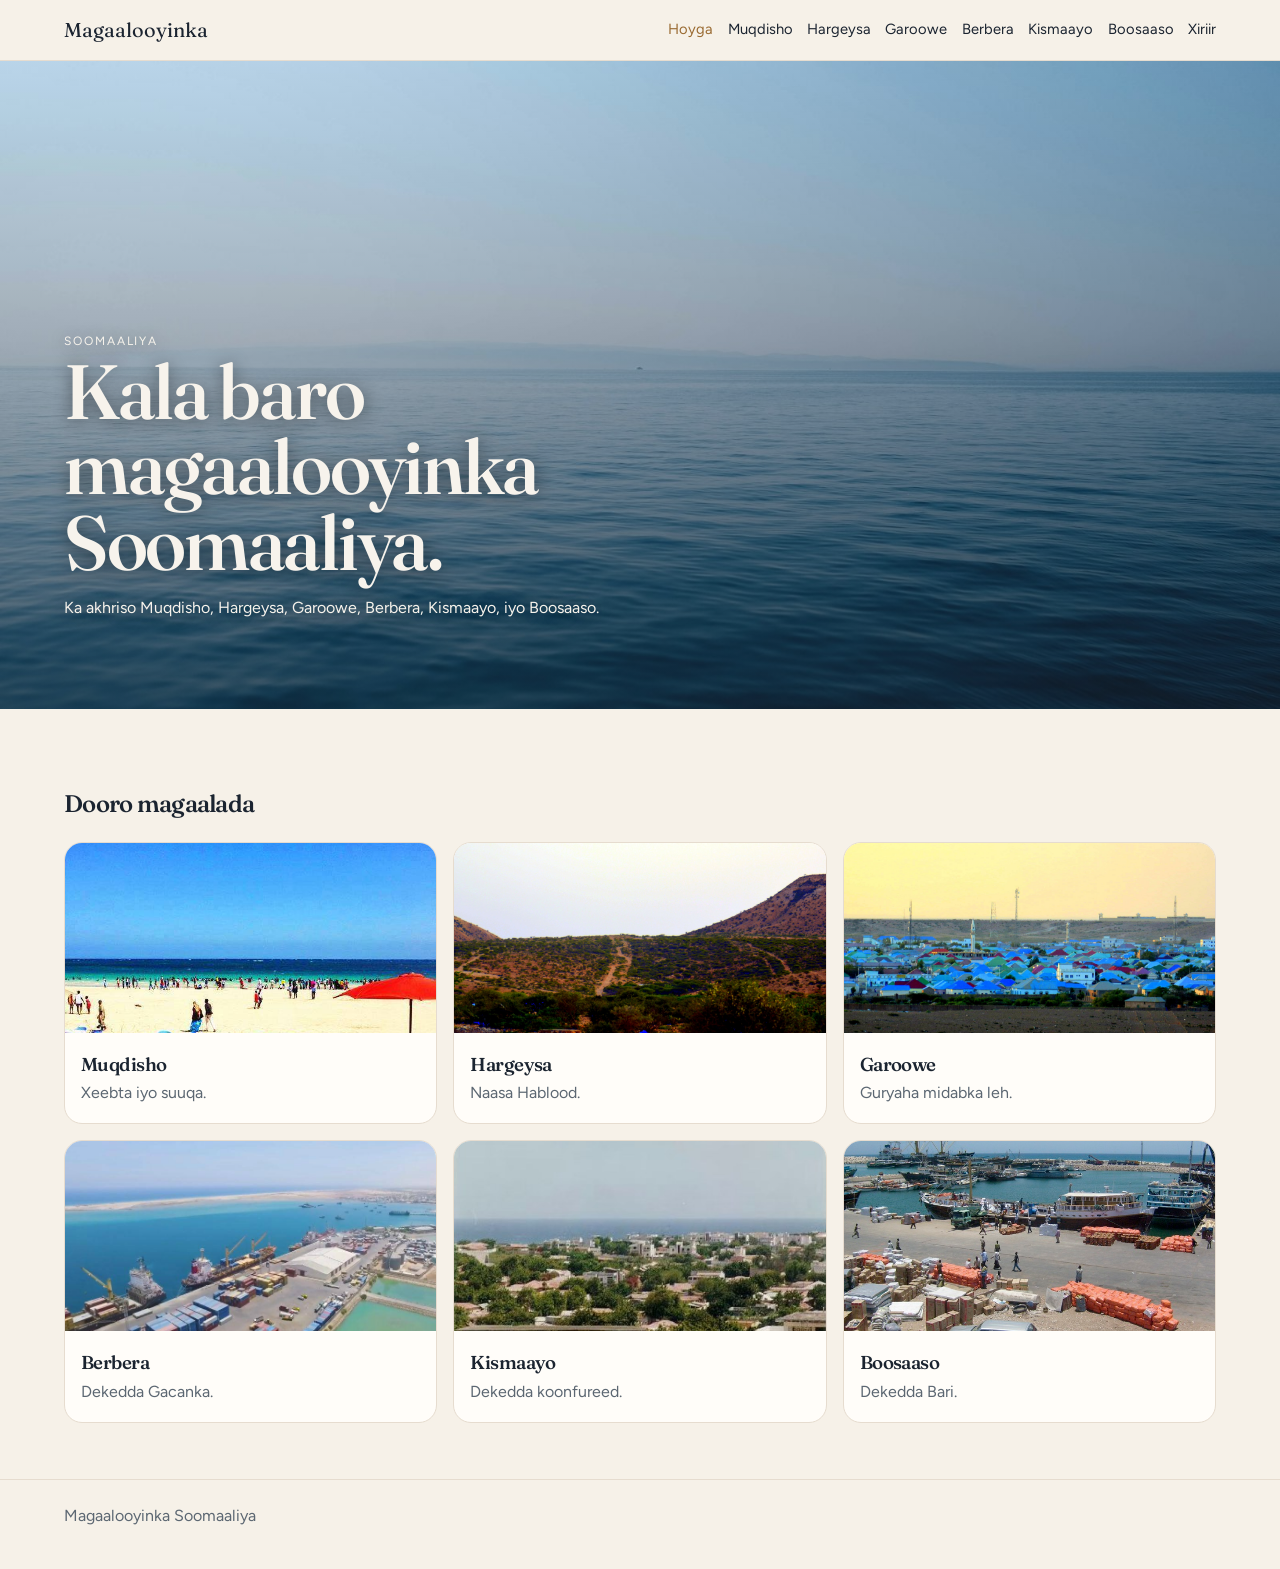
<file: index.html>
<!DOCTYPE html>
<html lang="so">
<head>
  <meta charset="UTF-8">
  <meta name="viewport" content="width=device-width, initial-scale=1.0">
  <title>Magaalooyinka Soomaaliya</title>
  <link rel="preconnect" href="https://fonts.googleapis.com">
  <link rel="preconnect" href="https://fonts.gstatic.com" crossorigin>
  <link href="https://fonts.googleapis.com/css2?family=Fraunces:opsz,wght@9..144,560&family=Figtree:wght@400;600&display=swap" rel="stylesheet">
  <link rel="stylesheet" href="style.css">
</head>
<body>
  <header class="top">
    <a class="mark" href="index.html">Magaalooyinka</a>
    <nav>
      <a class="on" href="index.html">Hoyga</a>
      <a href="muqdisho.html">Muqdisho</a>
      <a href="hargeysa.html">Hargeysa</a>
      <a href="garoowe.html">Garoowe</a>
      <a href="berbera.html">Berbera</a>
      <a href="kismaayo.html">Kismaayo</a>
      <a href="boosaaso.html">Boosaaso</a>
      <a href="xiriir.html">Xiriir</a>
    </nav>
  </header>
  <main>
    <section class="hero">
      <img src="assets/deked.jpg" alt="Badda">
      <div class="hero-copy">
        <p class="eyebrow">Soomaaliya</p>
        <h1>Kala baro magaalooyinka Soomaaliya.</h1>
        <p>Ka akhriso Muqdisho, Hargeysa, Garoowe, Berbera, Kismaayo, iyo Boosaaso.</p>
      </div>
    </section>
    <section class="wrap">
      <h2>Dooro magaalada</h2>
      <div class="city-grid">
        <a class="city" href="muqdisho.html"><img src="assets/liido.jpg" alt="Liido, Muqdisho"><div><h3>Muqdisho</h3><p>Xeebta iyo suuqa.</p></div></a>
        <a class="city" href="hargeysa.html"><img src="assets/hargeysa.jpg" alt="Naasa Hablood"><div><h3>Hargeysa</h3><p>Naasa Hablood.</p></div></a>
        <a class="city" href="garoowe.html"><img src="assets/garoowe.jpg" alt="Garoowe"><div><h3>Garoowe</h3><p>Guryaha midabka leh.</p></div></a>
        <a class="city" href="berbera.html"><img src="assets/berbera.jpg" alt="Dekedda Berbera"><div><h3>Berbera</h3><p>Dekedda Gacanka.</p></div></a>
        <a class="city" href="kismaayo.html"><img src="assets/kismaayo.jpg" alt="Kismaayo"><div><h3>Kismaayo</h3><p>Dekedda koonfureed.</p></div></a>
        <a class="city" href="boosaaso.html"><img src="assets/boosaaso.jpg" alt="Dekedda Boosaaso"><div><h3>Boosaaso</h3><p>Dekedda Bari.</p></div></a>
      </div>
    </section>
  </main>
  <footer>Magaalooyinka Soomaaliya</footer>
</body>
</html>
</file>
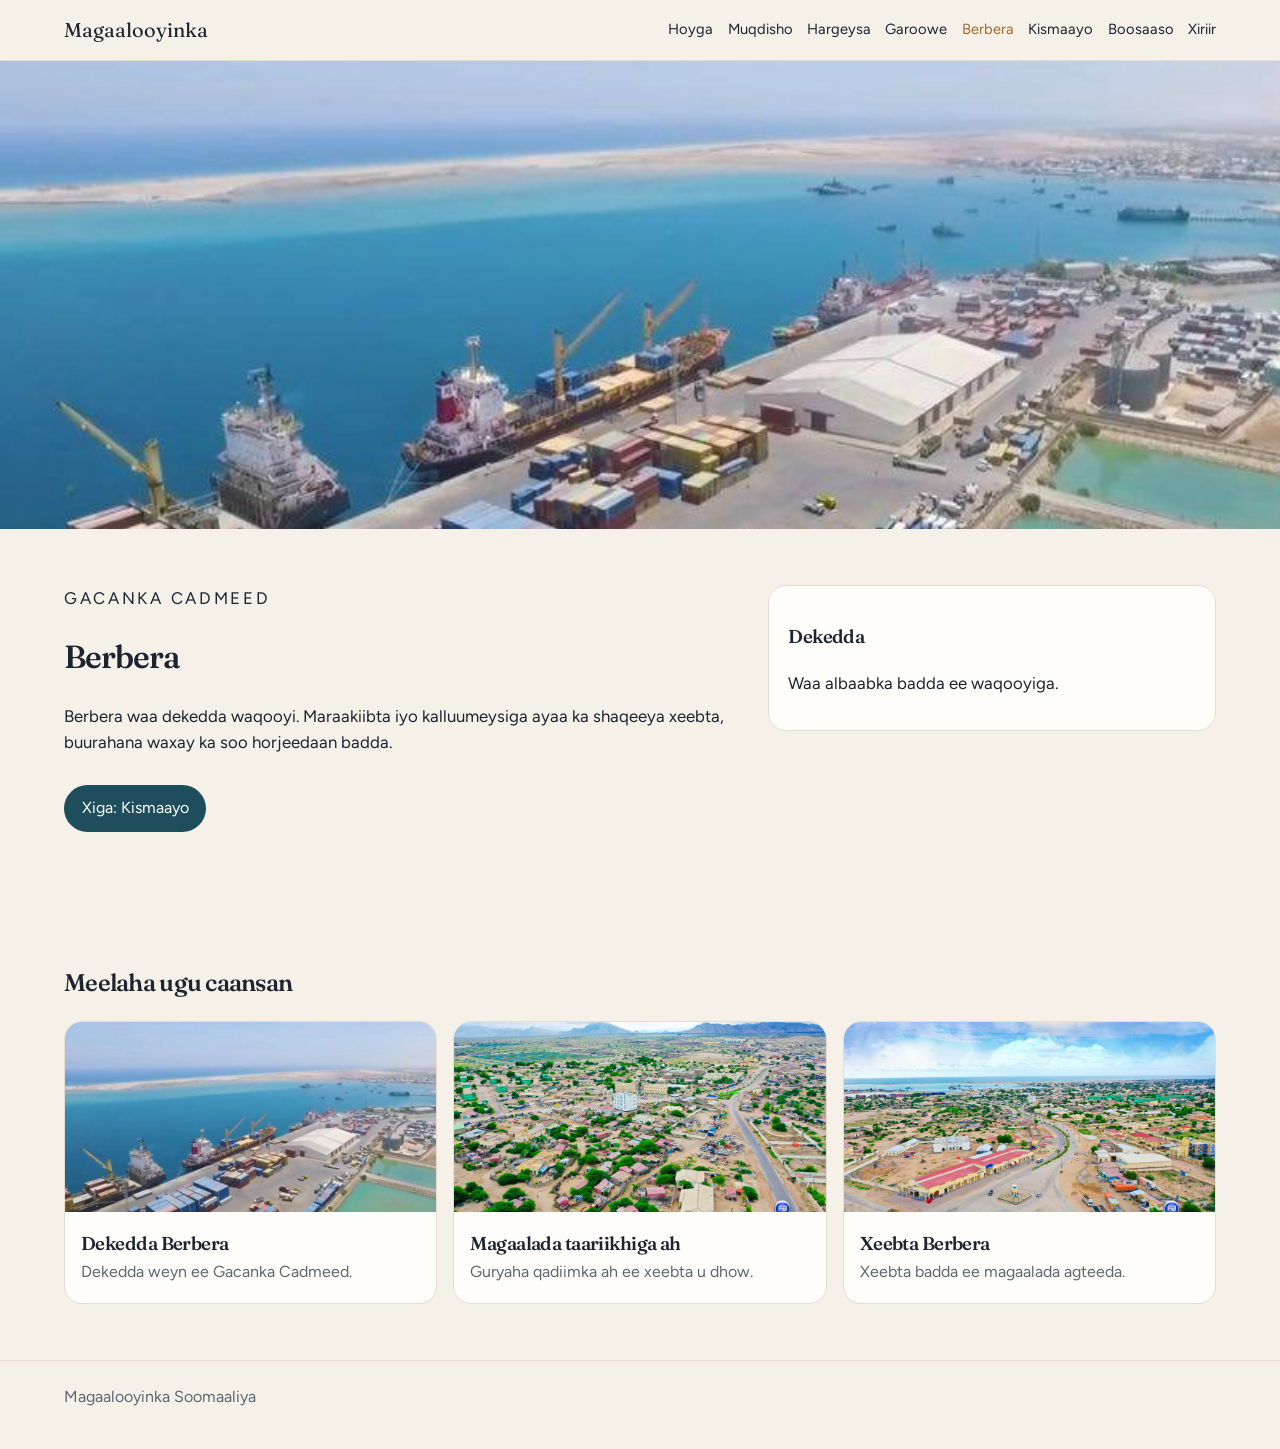
<file: berbera.html>
<!DOCTYPE html>
<html lang="so">
<head>
  <meta charset="UTF-8">
  <meta name="viewport" content="width=device-width, initial-scale=1.0">
  <title>Berbera</title>
  <link href="https://fonts.googleapis.com/css2?family=Fraunces:opsz,wght@9..144,560&family=Figtree:wght@400;600&display=swap" rel="stylesheet">
  <link rel="stylesheet" href="style.css">
</head>
<body>
  <header class="top">
    <a class="mark" href="index.html">Magaalooyinka</a>
    <nav>
      <a href="index.html">Hoyga</a>
      <a href="muqdisho.html">Muqdisho</a>
      <a href="hargeysa.html">Hargeysa</a>
      <a href="garoowe.html">Garoowe</a>
      <a class="on" href="berbera.html">Berbera</a>
      <a href="kismaayo.html">Kismaayo</a>
      <a href="boosaaso.html">Boosaaso</a>
      <a href="xiriir.html">Xiriir</a>
    </nav>
  </header>
  <section class="page-hero"><img src="assets/berbera.jpg" alt="Dekedda Berbera"></section>
  <main class="wrap story">
    <div>
      <p class="eyebrow">Gacanka Cadmeed</p>
      <h1>Berbera</h1>
      <p>Berbera waa dekedda waqooyi. Maraakiibta iyo kalluumeysiga ayaa ka shaqeeya xeebta, buurahana waxay ka soo horjeedaan badda.</p>
      <a class="btn" href="kismaayo.html">Xiga: Kismaayo</a>
    </div>
    <aside class="note"><h3>Dekedda</h3><p>Waa albaabka badda ee waqooyiga.</p></aside>
  </main>
  <section class="wrap">
    <h2>Meelaha ugu caansan</h2>
    <div class="city-grid">
      <article class="city"><img src="assets/berbera.jpg" alt="Dekedda Berbera"><div><h3>Dekedda Berbera</h3><p>Dekedda weyn ee Gacanka Cadmeed.</p></div></article>
      <article class="city"><img src="assets/berbera-town.jpg" alt="Magaalada Berbera"><div><h3>Magaalada taariikhiga ah</h3><p>Guryaha qadiimka ah ee xeebta u dhow.</p></div></article>
      <article class="city"><img src="assets/berbera-city.jpg" alt="Xeebta Berbera"><div><h3>Xeebta Berbera</h3><p>Xeebta badda ee magaalada agteeda.</p></div></article>
    </div>
  </section>
  <footer>Magaalooyinka Soomaaliya</footer>
</body>
</html>
</file>
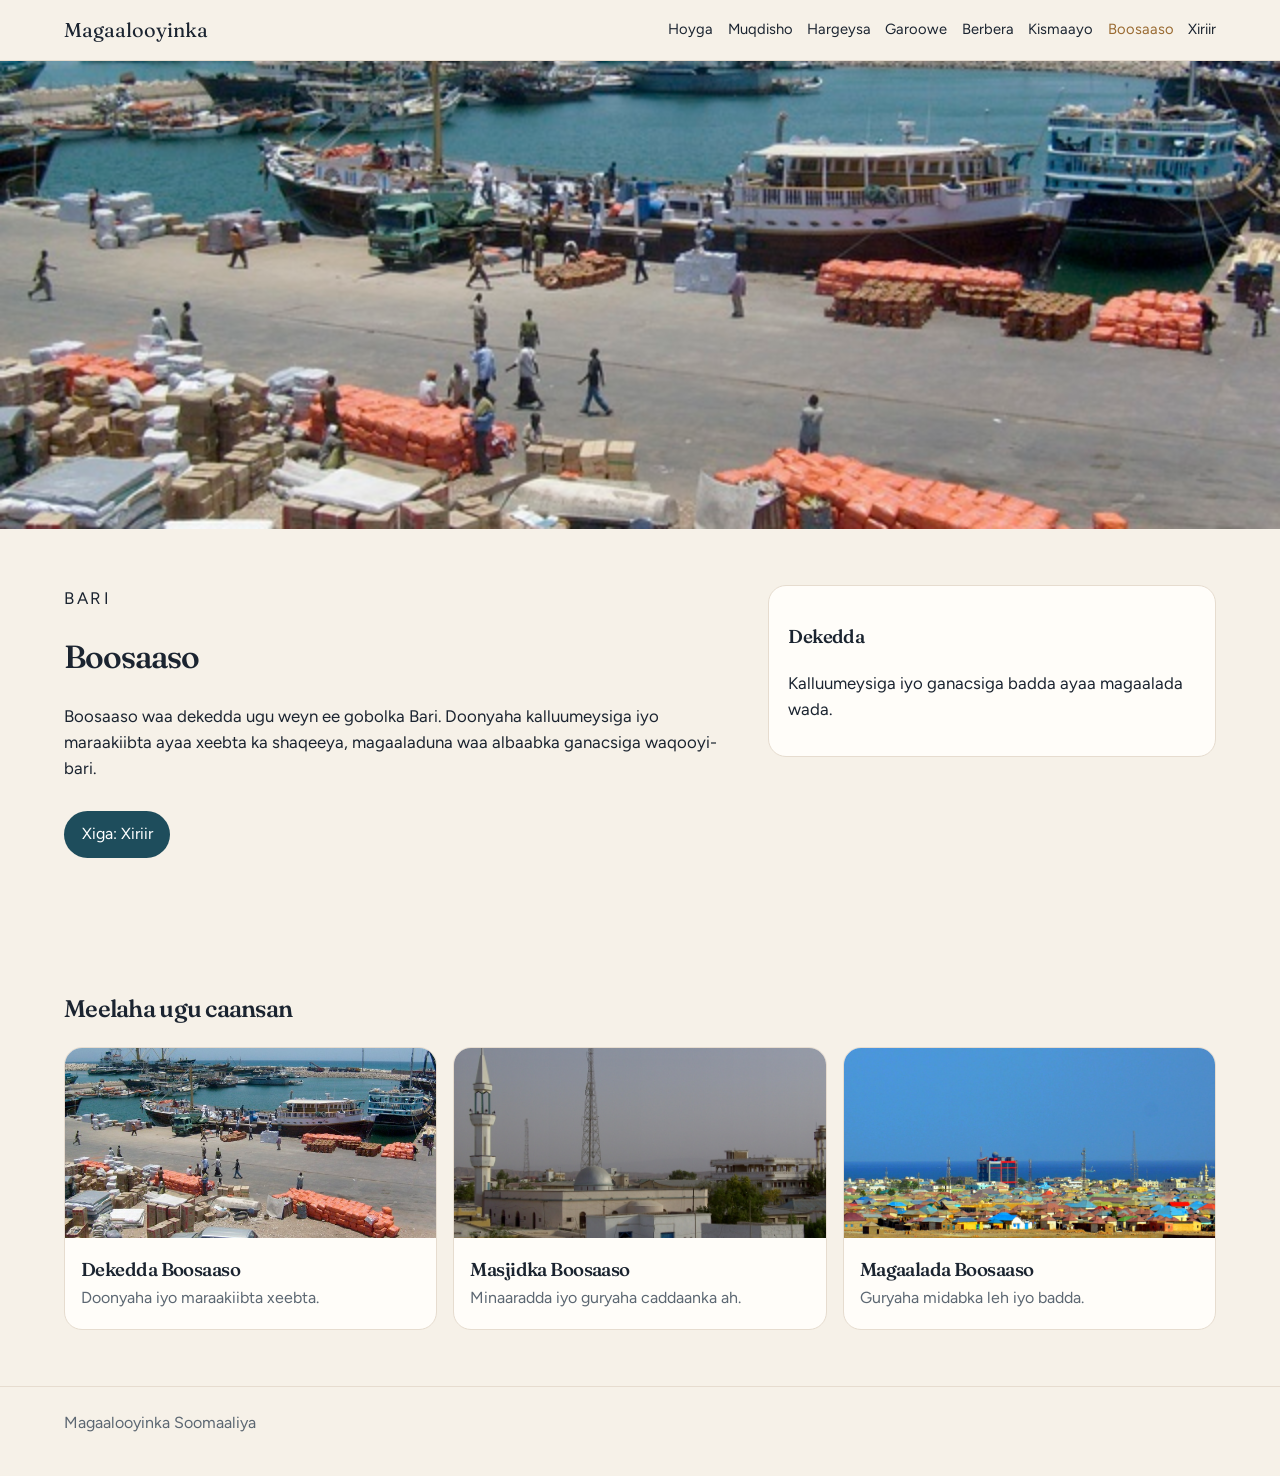
<file: boosaaso.html>
<!DOCTYPE html>
<html lang="so">
<head>
  <meta charset="UTF-8">
  <meta name="viewport" content="width=device-width, initial-scale=1.0">
  <title>Boosaaso</title>
  <link href="https://fonts.googleapis.com/css2?family=Fraunces:opsz,wght@9..144,560&family=Figtree:wght@400;600&display=swap" rel="stylesheet">
  <link rel="stylesheet" href="style.css">
</head>
<body>
  <header class="top">
    <a class="mark" href="index.html">Magaalooyinka</a>
    <nav>
      <a href="index.html">Hoyga</a>
      <a href="muqdisho.html">Muqdisho</a>
      <a href="hargeysa.html">Hargeysa</a>
      <a href="garoowe.html">Garoowe</a>
      <a href="berbera.html">Berbera</a>
      <a href="kismaayo.html">Kismaayo</a>
      <a class="on" href="boosaaso.html">Boosaaso</a>
      <a href="xiriir.html">Xiriir</a>
    </nav>
  </header>
  <section class="page-hero"><img src="assets/boosaaso.jpg" alt="Dekedda Boosaaso"></section>
  <main class="wrap story">
    <div>
      <p class="eyebrow">Bari</p>
      <h1>Boosaaso</h1>
      <p>Boosaaso waa dekedda ugu weyn ee gobolka Bari. Doonyaha kalluumeysiga iyo maraakiibta ayaa xeebta ka shaqeeya, magaaladuna waa albaabka ganacsiga waqooyi-bari.</p>
      <a class="btn" href="xiriir.html">Xiga: Xiriir</a>
    </div>
    <aside class="note"><h3>Dekedda</h3><p>Kalluumeysiga iyo ganacsiga badda ayaa magaalada wada.</p></aside>
  </main>
  <section class="wrap">
    <h2>Meelaha ugu caansan</h2>
    <div class="city-grid">
      <article class="city"><img src="assets/boosaaso.jpg" alt="Dekedda Boosaaso"><div><h3>Dekedda Boosaaso</h3><p>Doonyaha iyo maraakiibta xeebta.</p></div></article>
      <article class="city"><img src="assets/boosaaso3.jpg" alt="Masjidka Boosaaso"><div><h3>Masjidka Boosaaso</h3><p>Minaaradda iyo guryaha caddaanka ah.</p></div></article>
      <article class="city"><img src="assets/boosaaso2.jpg" alt="Magaalada Boosaaso"><div><h3>Magaalada Boosaaso</h3><p>Guryaha midabka leh iyo badda.</p></div></article>
    </div>
  </section>
  <footer>Magaalooyinka Soomaaliya</footer>
</body>
</html>
</file>
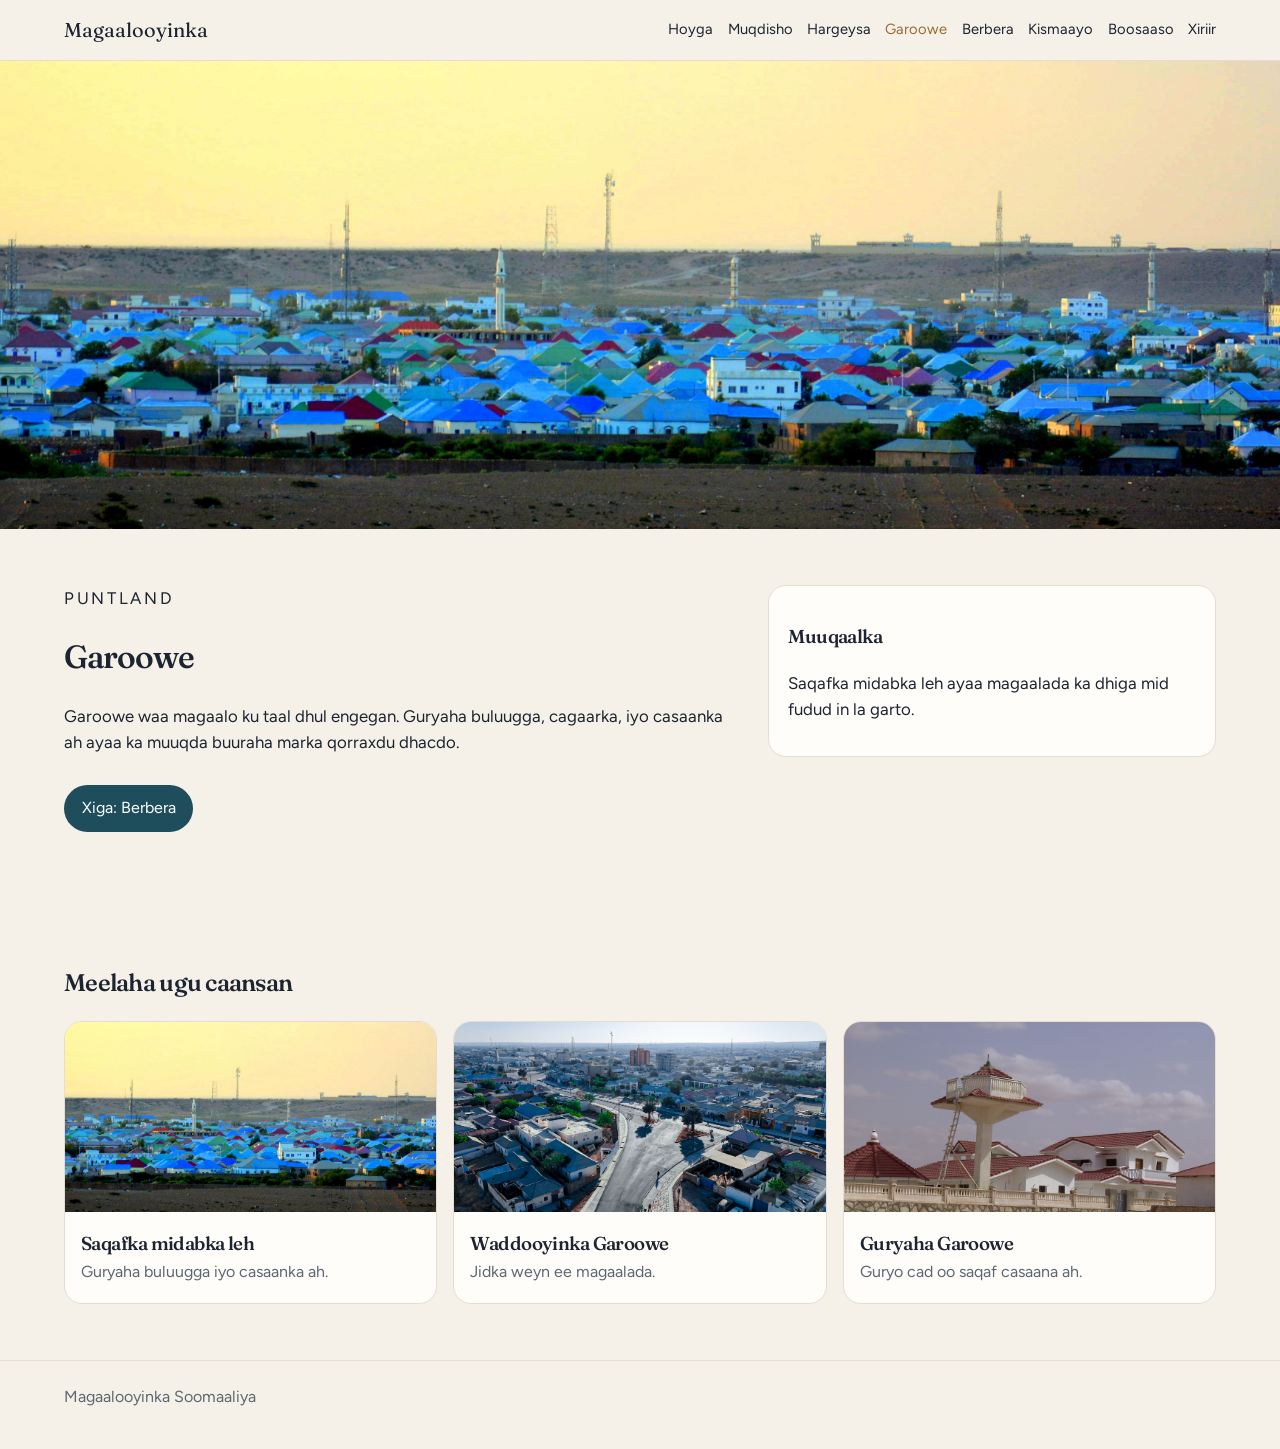
<file: garoowe.html>
<!DOCTYPE html>
<html lang="so">
<head>
  <meta charset="UTF-8">
  <meta name="viewport" content="width=device-width, initial-scale=1.0">
  <title>Garoowe</title>
  <link href="https://fonts.googleapis.com/css2?family=Fraunces:opsz,wght@9..144,560&family=Figtree:wght@400;600&display=swap" rel="stylesheet">
  <link rel="stylesheet" href="style.css">
</head>
<body>
  <header class="top">
    <a class="mark" href="index.html">Magaalooyinka</a>
    <nav>
      <a href="index.html">Hoyga</a>
      <a href="muqdisho.html">Muqdisho</a>
      <a href="hargeysa.html">Hargeysa</a>
      <a class="on" href="garoowe.html">Garoowe</a>
      <a href="berbera.html">Berbera</a>
      <a href="kismaayo.html">Kismaayo</a>
      <a href="boosaaso.html">Boosaaso</a>
      <a href="xiriir.html">Xiriir</a>
    </nav>
  </header>
  <section class="page-hero"><img src="assets/garoowe.jpg" alt="Garoowe"></section>
  <main class="wrap story">
    <div>
      <p class="eyebrow">Puntland</p>
      <h1>Garoowe</h1>
      <p>Garoowe waa magaalo ku taal dhul engegan. Guryaha buluugga, cagaarka, iyo casaanka ah ayaa ka muuqda buuraha marka qorraxdu dhacdo.</p>
      <a class="btn" href="berbera.html">Xiga: Berbera</a>
    </div>
    <aside class="note"><h3>Muuqaalka</h3><p>Saqafka midabka leh ayaa magaalada ka dhiga mid fudud in la garto.</p></aside>
  </main>
  <section class="wrap">
    <h2>Meelaha ugu caansan</h2>
    <div class="city-grid">
      <article class="city"><img src="assets/garoowe.jpg" alt="Garoowe"><div><h3>Saqafka midabka leh</h3><p>Guryaha buluugga iyo casaanka ah.</p></div></article>
      <article class="city"><img src="assets/garoowe2.jpg" alt="Waddooyinka Garoowe"><div><h3>Waddooyinka Garoowe</h3><p>Jidka weyn ee magaalada.</p></div></article>
      <article class="city"><img src="assets/garoowe3.jpg" alt="Guryaha Garoowe"><div><h3>Guryaha Garoowe</h3><p>Guryo cad oo saqaf casaana ah.</p></div></article>
    </div>
  </section>
  <footer>Magaalooyinka Soomaaliya</footer>
</body>
</html>
</file>
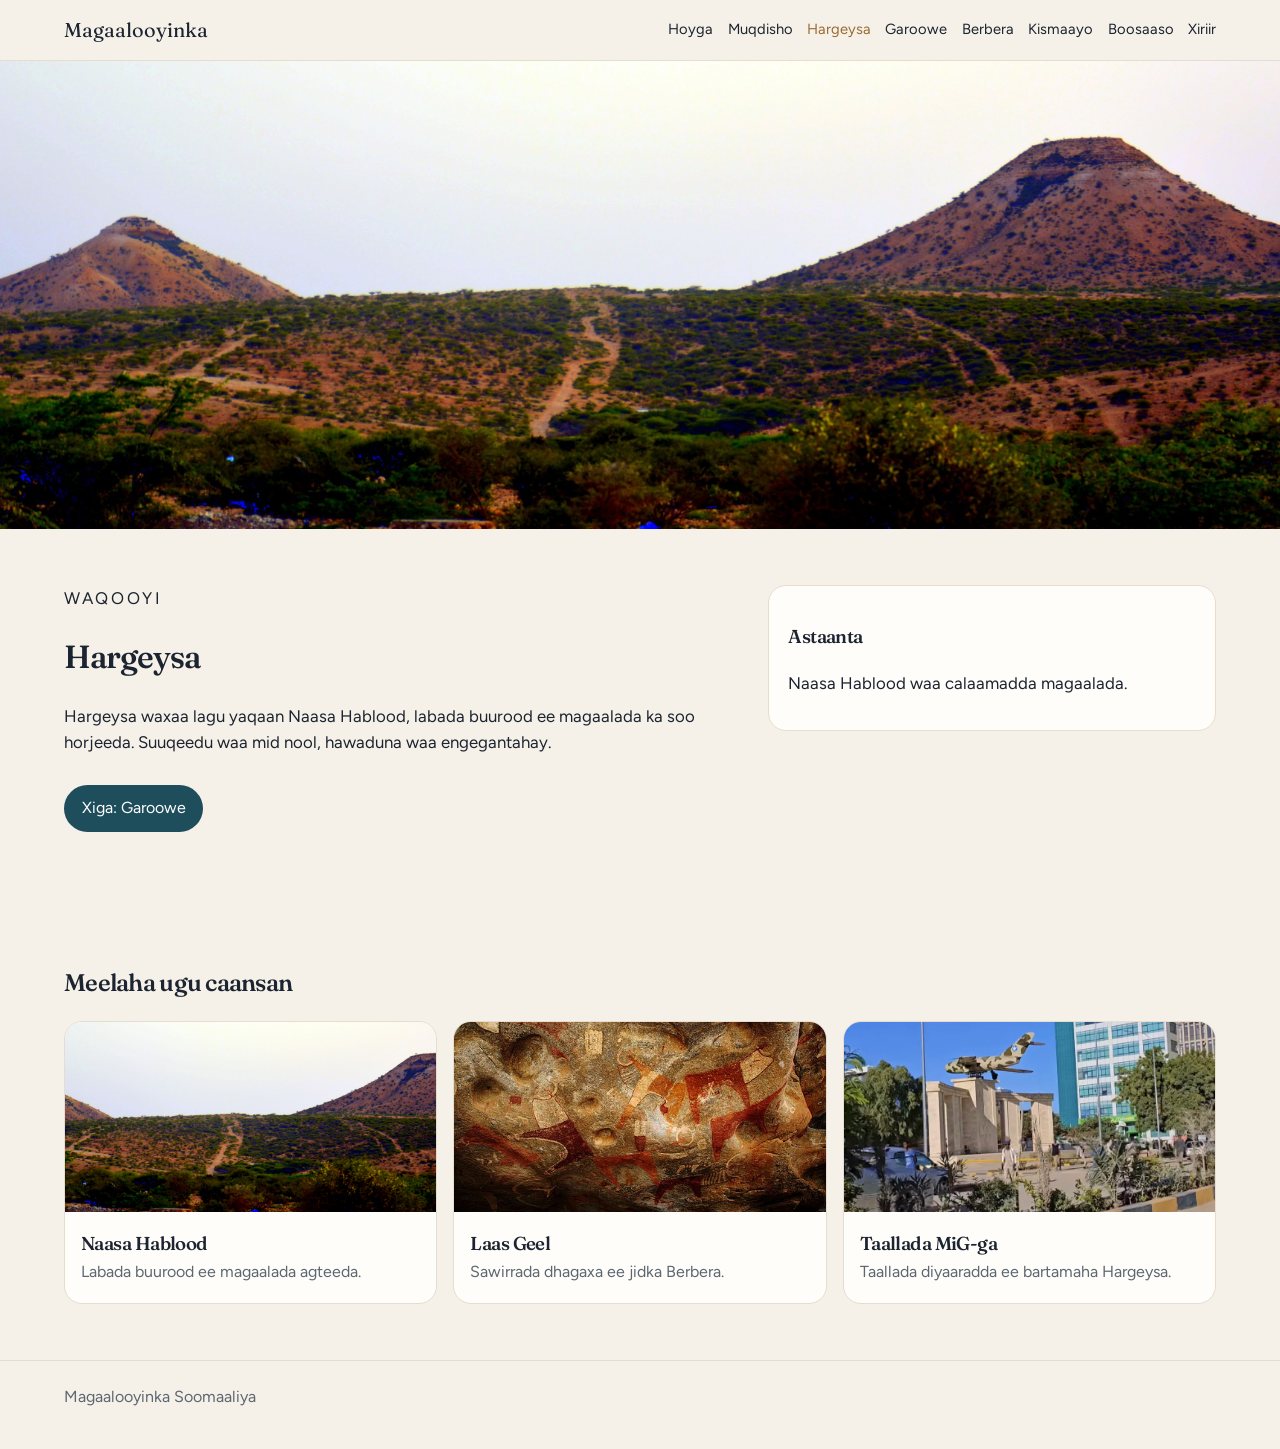
<file: hargeysa.html>
<!DOCTYPE html>
<html lang="so">
<head>
  <meta charset="UTF-8">
  <meta name="viewport" content="width=device-width, initial-scale=1.0">
  <title>Hargeysa</title>
  <link href="https://fonts.googleapis.com/css2?family=Fraunces:opsz,wght@9..144,560&family=Figtree:wght@400;600&display=swap" rel="stylesheet">
  <link rel="stylesheet" href="style.css">
</head>
<body>
  <header class="top">
    <a class="mark" href="index.html">Magaalooyinka</a>
    <nav>
      <a href="index.html">Hoyga</a>
      <a href="muqdisho.html">Muqdisho</a>
      <a class="on" href="hargeysa.html">Hargeysa</a>
      <a href="garoowe.html">Garoowe</a>
      <a href="berbera.html">Berbera</a>
      <a href="kismaayo.html">Kismaayo</a>
      <a href="boosaaso.html">Boosaaso</a>
      <a href="xiriir.html">Xiriir</a>
    </nav>
  </header>
  <section class="page-hero"><img src="assets/hargeysa.jpg" alt="Naasa Hablood"></section>
  <main class="wrap story">
    <div>
      <p class="eyebrow">Waqooyi</p>
      <h1>Hargeysa</h1>
      <p>Hargeysa waxaa lagu yaqaan Naasa Hablood, labada buurood ee magaalada ka soo horjeeda. Suuqeedu waa mid nool, hawaduna waa engegantahay.</p>
      <a class="btn" href="garoowe.html">Xiga: Garoowe</a>
    </div>
    <aside class="note"><h3>Astaanta</h3><p>Naasa Hablood waa calaamadda magaalada.</p></aside>
  </main>
  <section class="wrap">
    <h2>Meelaha ugu caansan</h2>
    <div class="city-grid">
      <article class="city"><img src="assets/hargeysa.jpg" alt="Naasa Hablood"><div><h3>Naasa Hablood</h3><p>Labada buurood ee magaalada agteeda.</p></div></article>
      <article class="city"><img src="assets/laasgeel.jpg" alt="Laas Geel"><div><h3>Laas Geel</h3><p>Sawirrada dhagaxa ee jidka Berbera.</p></div></article>
      <article class="city"><img src="assets/daljirka.jpg" alt="Taallada MiG-ga"><div><h3>Taallada MiG-ga</h3><p>Taallada diyaaradda ee bartamaha Hargeysa.</p></div></article>
    </div>
  </section>
  <footer>Magaalooyinka Soomaaliya</footer>
</body>
</html>
</file>
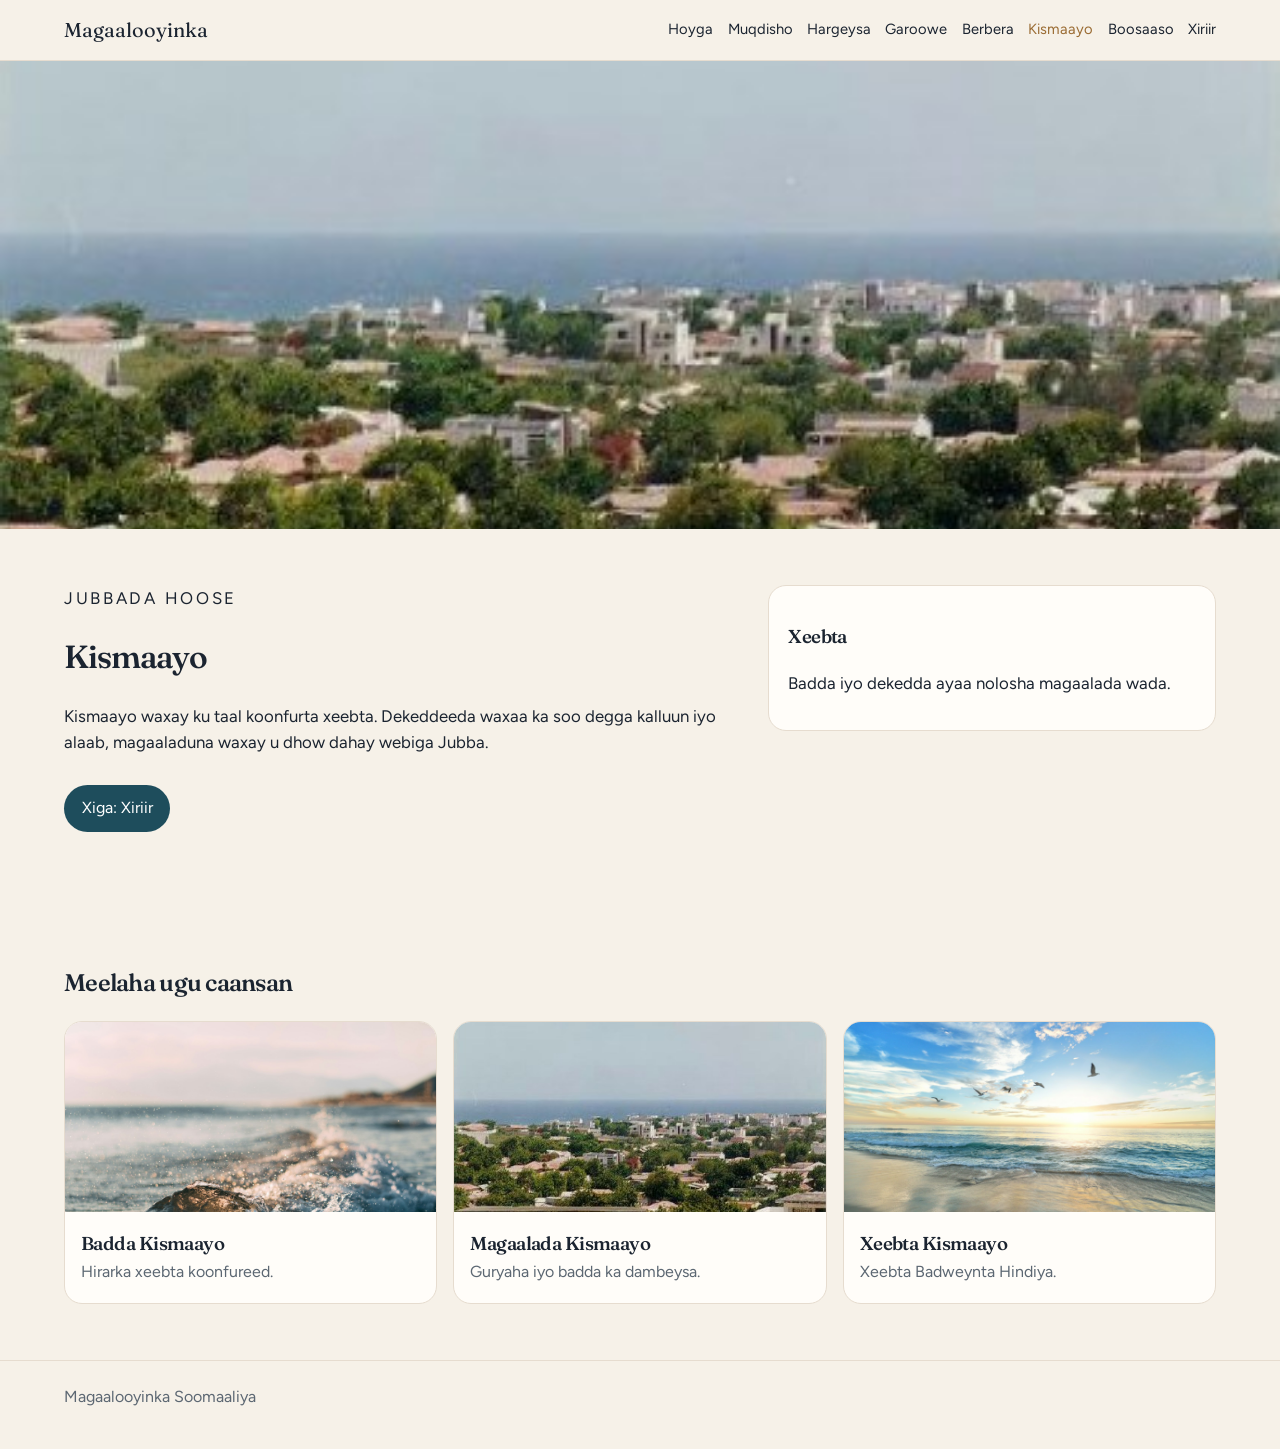
<file: kismaayo.html>
<!DOCTYPE html>
<html lang="so">
<head>
  <meta charset="UTF-8">
  <meta name="viewport" content="width=device-width, initial-scale=1.0">
  <title>Kismaayo</title>
  <link href="https://fonts.googleapis.com/css2?family=Fraunces:opsz,wght@9..144,560&family=Figtree:wght@400;600&display=swap" rel="stylesheet">
  <link rel="stylesheet" href="style.css">
</head>
<body>
  <header class="top">
    <a class="mark" href="index.html">Magaalooyinka</a>
    <nav>
      <a href="index.html">Hoyga</a>
      <a href="muqdisho.html">Muqdisho</a>
      <a href="hargeysa.html">Hargeysa</a>
      <a href="garoowe.html">Garoowe</a>
      <a href="berbera.html">Berbera</a>
      <a class="on" href="kismaayo.html">Kismaayo</a>
      <a href="boosaaso.html">Boosaaso</a>
      <a href="xiriir.html">Xiriir</a>
    </nav>
  </header>
  <section class="page-hero"><img src="assets/kismaayo.jpg" alt="Kismaayo"></section>
  <main class="wrap story">
    <div>
      <p class="eyebrow">Jubbada Hoose</p>
      <h1>Kismaayo</h1>
      <p>Kismaayo waxay ku taal koonfurta xeebta. Dekeddeeda waxaa ka soo degga kalluun iyo alaab, magaaladuna waxay u dhow dahay webiga Jubba.</p>
      <a class="btn" href="xiriir.html">Xiga: Xiriir</a>
    </div>
    <aside class="note"><h3>Xeebta</h3><p>Badda iyo dekedda ayaa nolosha magaalada wada.</p></aside>
  </main>
  <section class="wrap">
    <h2>Meelaha ugu caansan</h2>
    <div class="city-grid">
      <article class="city"><img src="assets/sea.jpg" alt="Badda Kismaayo"><div><h3>Badda Kismaayo</h3><p>Hirarka xeebta koonfureed.</p></div></article>
      <article class="city"><img src="assets/kismaayo.jpg" alt="Magaalada Kismaayo"><div><h3>Magaalada Kismaayo</h3><p>Guryaha iyo badda ka dambeysa.</p></div></article>
      <article class="city"><img src="assets/xeeb.jpg" alt="Xeebta Kismaayo"><div><h3>Xeebta Kismaayo</h3><p>Xeebta Badweynta Hindiya.</p></div></article>
    </div>
  </section>
  <footer>Magaalooyinka Soomaaliya</footer>
</body>
</html>
</file>
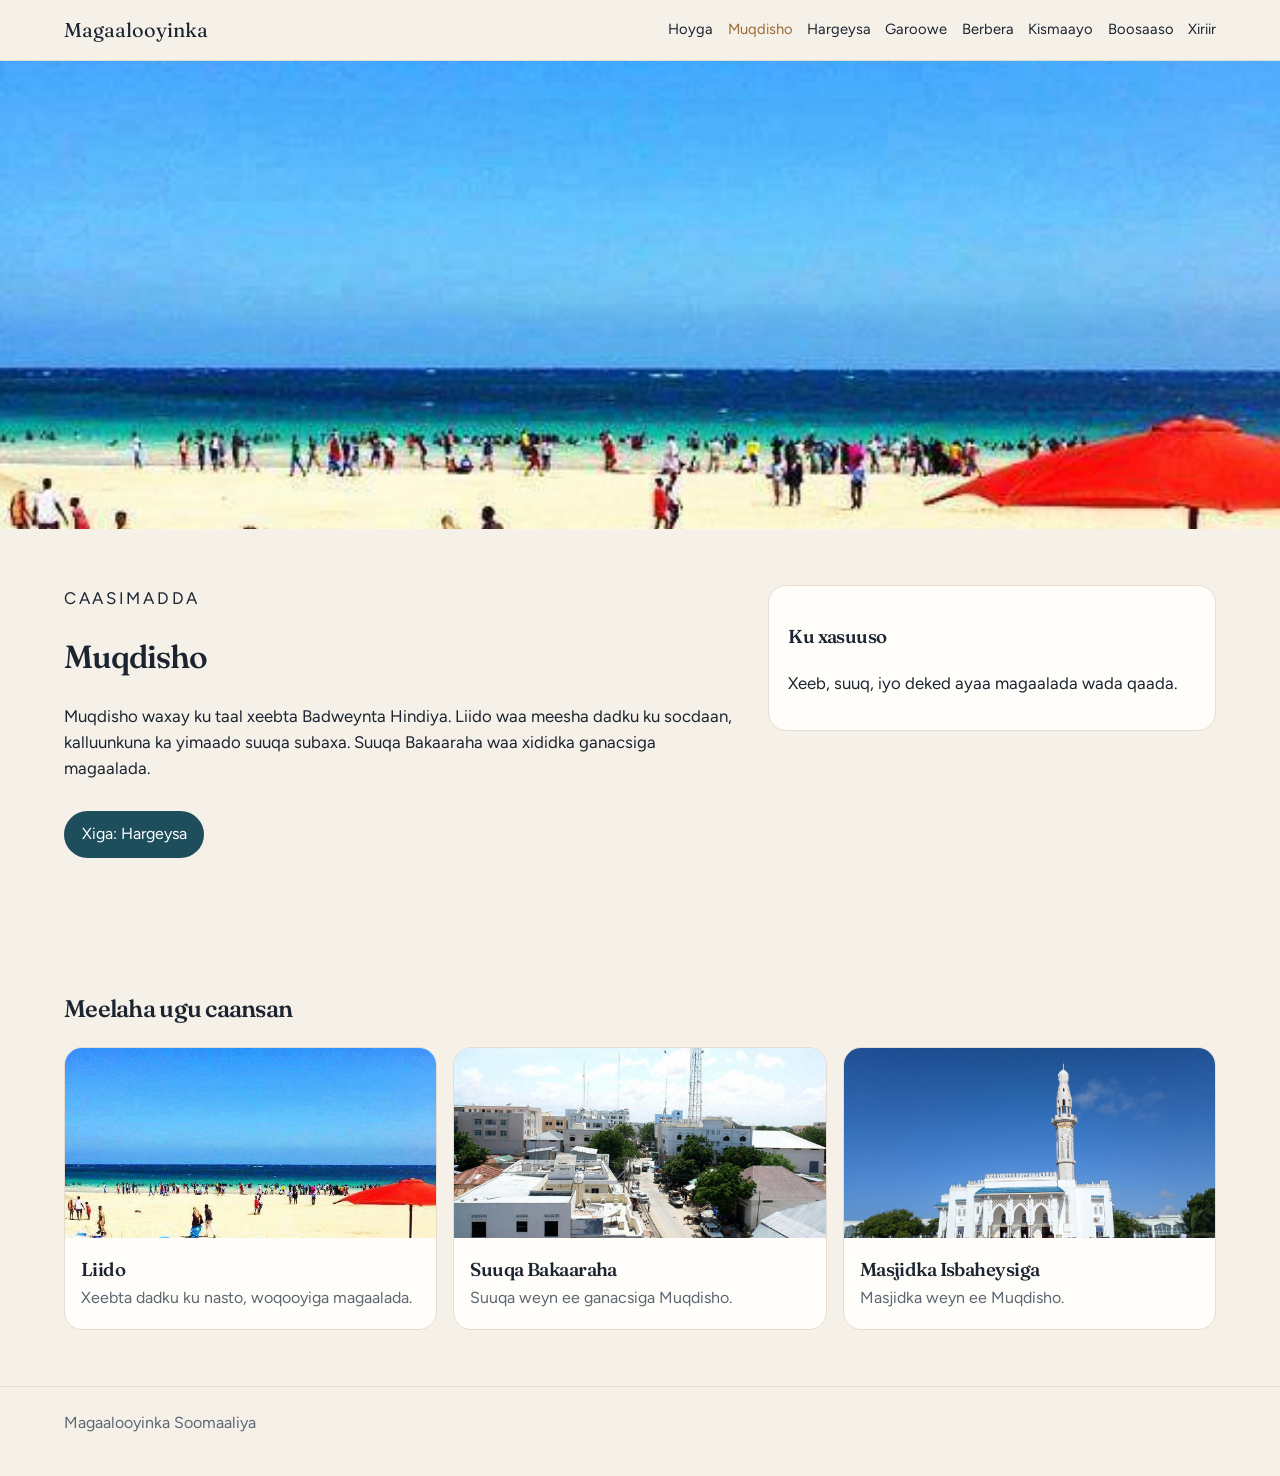
<file: muqdisho.html>
<!DOCTYPE html>
<html lang="so">
<head>
  <meta charset="UTF-8">
  <meta name="viewport" content="width=device-width, initial-scale=1.0">
  <title>Muqdisho</title>
  <link href="https://fonts.googleapis.com/css2?family=Fraunces:opsz,wght@9..144,560&family=Figtree:wght@400;600&display=swap" rel="stylesheet">
  <link rel="stylesheet" href="style.css">
</head>
<body>
  <header class="top">
    <a class="mark" href="index.html">Magaalooyinka</a>
    <nav>
      <a href="index.html">Hoyga</a>
      <a class="on" href="muqdisho.html">Muqdisho</a>
      <a href="hargeysa.html">Hargeysa</a>
      <a href="garoowe.html">Garoowe</a>
      <a href="berbera.html">Berbera</a>
      <a href="kismaayo.html">Kismaayo</a>
      <a href="boosaaso.html">Boosaaso</a>
      <a href="xiriir.html">Xiriir</a>
    </nav>
  </header>
  <section class="page-hero"><img src="assets/liido.jpg" alt="Liido, Muqdisho"></section>
  <main class="wrap story">
    <div>
      <p class="eyebrow">Caasimadda</p>
      <h1>Muqdisho</h1>
      <p>Muqdisho waxay ku taal xeebta Badweynta Hindiya. Liido waa meesha dadku ku socdaan, kalluunkuna ka yimaado suuqa subaxa. Suuqa Bakaaraha waa xididka ganacsiga magaalada.</p>
      <a class="btn" href="hargeysa.html">Xiga: Hargeysa</a>
    </div>
    <aside class="note">
      <h3>Ku xasuuso</h3>
      <p>Xeeb, suuq, iyo deked ayaa magaalada wada qaada.</p>
    </aside>
  </main>
  <section class="wrap">
    <h2>Meelaha ugu caansan</h2>
    <div class="city-grid">
      <article class="city"><img src="assets/liido.jpg" alt="Liido"><div><h3>Liido</h3><p>Xeebta dadku ku nasto, woqooyiga magaalada.</p></div></article>
      <article class="city"><img src="assets/bakaara.jpg" alt="Suuqa Bakaaraha"><div><h3>Suuqa Bakaaraha</h3><p>Suuqa weyn ee ganacsiga Muqdisho.</p></div></article>
      <article class="city"><img src="assets/masjid.jpg" alt="Masjidka Isbaheysiga"><div><h3>Masjidka Isbaheysiga</h3><p>Masjidka weyn ee Muqdisho.</p></div></article>
    </div>
  </section>
  <footer>Magaalooyinka Soomaaliya</footer>
</body>
</html>
</file>
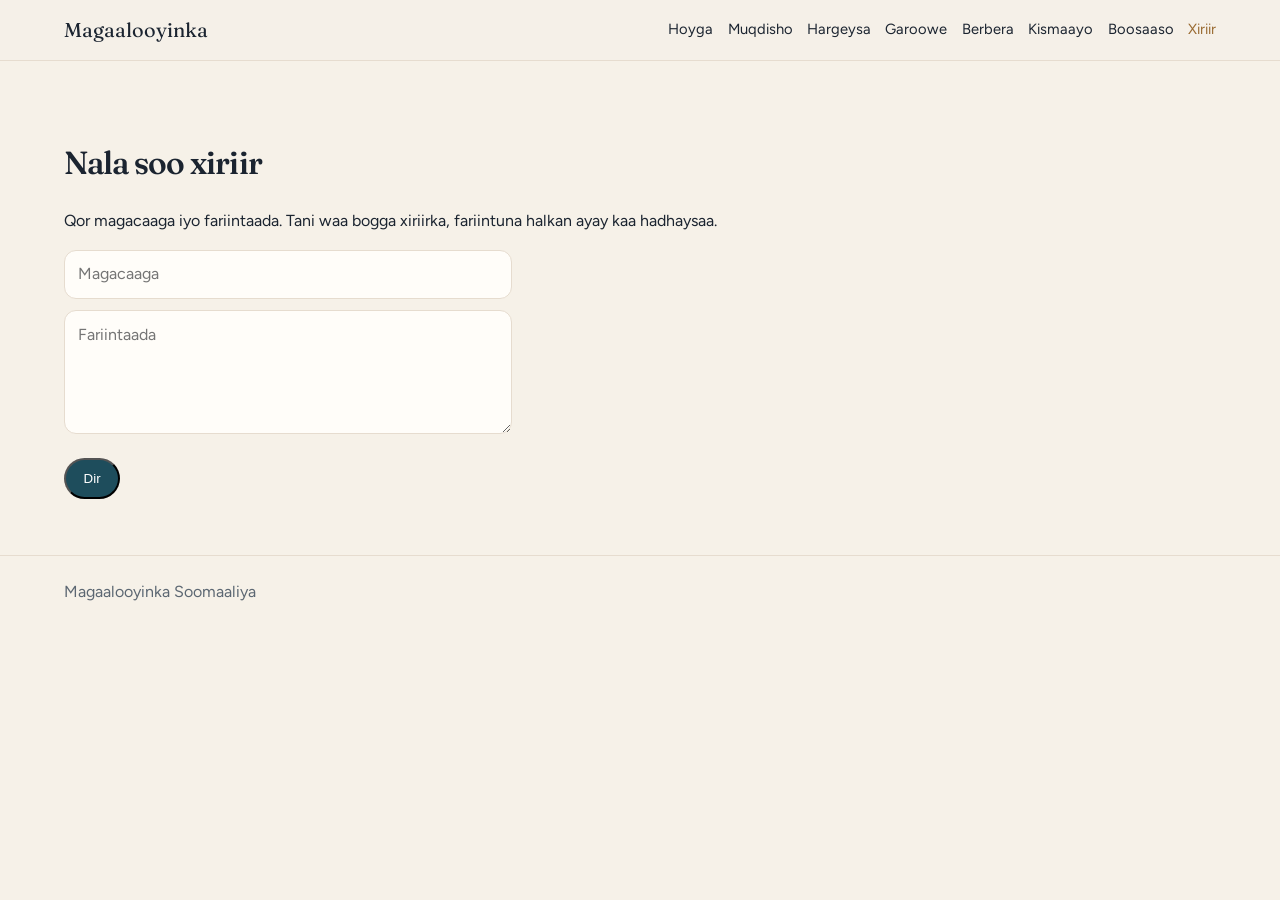
<file: xiriir.html>
<!DOCTYPE html>
<html lang="so">
<head>
  <meta charset="UTF-8">
  <meta name="viewport" content="width=device-width, initial-scale=1.0">
  <title>Nala soo xiriir</title>
  <link href="https://fonts.googleapis.com/css2?family=Fraunces:opsz,wght@9..144,560&family=Figtree:wght@400;600&display=swap" rel="stylesheet">
  <link rel="stylesheet" href="style.css">
</head>
<body>
  <header class="top">
    <a class="mark" href="index.html">Magaalooyinka</a>
    <nav>
      <a href="index.html">Hoyga</a>
      <a href="muqdisho.html">Muqdisho</a>
      <a href="hargeysa.html">Hargeysa</a>
      <a href="garoowe.html">Garoowe</a>
      <a href="berbera.html">Berbera</a>
      <a href="kismaayo.html">Kismaayo</a>
      <a href="boosaaso.html">Boosaaso</a>
      <a class="on" href="xiriir.html">Xiriir</a>
    </nav>
  </header>
  <main class="wrap">
    <h1>Nala soo xiriir</h1>
    <p>Qor magacaaga iyo fariintaada. Tani waa bogga xiriirka, fariintuna halkan ayay kaa hadhaysaa.</p>
    <form id="note">
      <input name="magac" placeholder="Magacaaga" required>
      <textarea name="fariin" rows="4" placeholder="Fariintaada" required></textarea>
      <button class="btn" type="submit">Dir</button>
    </form>
    <p id="done" hidden>Waa la helay. Mahadsanid.</p>
  </main>
  <footer>Magaalooyinka Soomaaliya</footer>
  <script>
    document.getElementById("note").addEventListener("submit", function (event) {
      event.preventDefault();
      document.getElementById("done").hidden = false;
      event.target.reset();
    });
  </script>
</body>
</html>
</file>
<file: style.css>
:root {
  --ink: #1b2430;
  --sand: #f6f1e8;
  --paper: #fffdf9;
  --line: #e6dccf;
  --sea: #1e4d5c;
  --gold: #9a6b32;
}
* { box-sizing: border-box; }
html { scroll-behavior: smooth; }
body {
  margin: 0;
  color: var(--ink);
  background: var(--sand);
  font-family: Figtree, sans-serif;
  line-height: 1.55;
}
img { max-width: 100%; display: block; }
a { color: inherit; text-decoration: none; }
h1, h2, h3 { font-family: Fraunces, serif; font-weight: 560; letter-spacing: -0.03em; }

.top {
  position: sticky;
  top: 0;
  z-index: 4;
  display: flex;
  justify-content: space-between;
  gap: 1rem;
  align-items: center;
  padding: 0.9rem 5vw;
  background: rgba(246, 241, 232, 0.94);
  border-bottom: 1px solid var(--line);
}
.mark { font-family: Fraunces, serif; font-size: 1.25rem; }
.top nav { display: flex; flex-wrap: wrap; gap: 0.9rem; font-size: 0.92rem; }
.top nav a { transition: color 0.2s; }
.top nav a:hover, .top nav a.on { color: var(--gold); }

.hero { position: relative; }
.hero::after {
  content: "";
  position: absolute;
  inset: 0;
  background: linear-gradient(180deg, rgba(16, 28, 40, 0.05), rgba(16, 28, 40, 0.55));
}
.hero-copy { z-index: 1; }
.hero img { width: 100%; height: 72vh; object-fit: cover; }
.hero-copy {
  position: absolute;
  left: 5vw;
  bottom: 8vh;
  max-width: 36rem;
  color: #f7f3ec;
  text-shadow: 0 2px 18px rgba(0, 0, 0, 0.45);
}
.hero h1 { font-size: clamp(2.6rem, 6vw, 5rem); line-height: 0.98; margin: 0.2rem 0 0.7rem; }
.eyebrow { margin: 0; letter-spacing: 0.16em; text-transform: uppercase; font-size: 0.75rem; }

.wrap { padding: 3.5rem 5vw; }
.city-grid { display: grid; grid-template-columns: repeat(3, 1fr); gap: 1rem; }
.city {
  background: var(--paper);
  border: 1px solid var(--line);
  border-radius: 18px;
  overflow: hidden;
  transition: transform 0.25s, box-shadow 0.25s;
}
.city:hover { transform: translateY(-6px); box-shadow: 0 16px 28px rgba(27, 36, 48, 0.1); }
.city img { height: 190px; width: 100%; object-fit: cover; transition: transform 0.35s; }
.city:hover img { transform: scale(1.05); }
.city div { padding: 0.9rem 1rem 1.1rem; }
.city h3 { margin: 0.15rem 0; }
.city p { margin: 0; color: #5c6772; }

.page-hero img { width: 100%; height: 52vh; object-fit: cover; }
.story { display: grid; grid-template-columns: 1.2fr 0.8fr; gap: 2rem; align-items: start; }
.story p { font-size: 1.05rem; }
.note {
  background: var(--paper);
  border: 1px solid var(--line);
  border-radius: 18px;
  padding: 1.1rem 1.2rem;
}
.btn {
  display: inline-block;
  width: fit-content;
  margin-top: 0.8rem;
  background: var(--sea);
  color: white;
  border-radius: 999px;
  padding: 0.7rem 1.1rem;
  transition: background 0.2s, transform 0.2s;
}
.btn:hover { background: #163846; transform: translateY(-2px); }

form { display: grid; gap: 0.7rem; max-width: 28rem; }
input, textarea {
  font: inherit;
  border: 1px solid var(--line);
  background: var(--paper);
  border-radius: 12px;
  padding: 0.7rem 0.8rem;
}
footer { padding: 1.5rem 5vw 2.5rem; color: #5c6772; border-top: 1px solid var(--line); }

@media (max-width: 800px) {
  .city-grid, .story { grid-template-columns: 1fr; }
  .top nav { display: none; }
}
</file>
